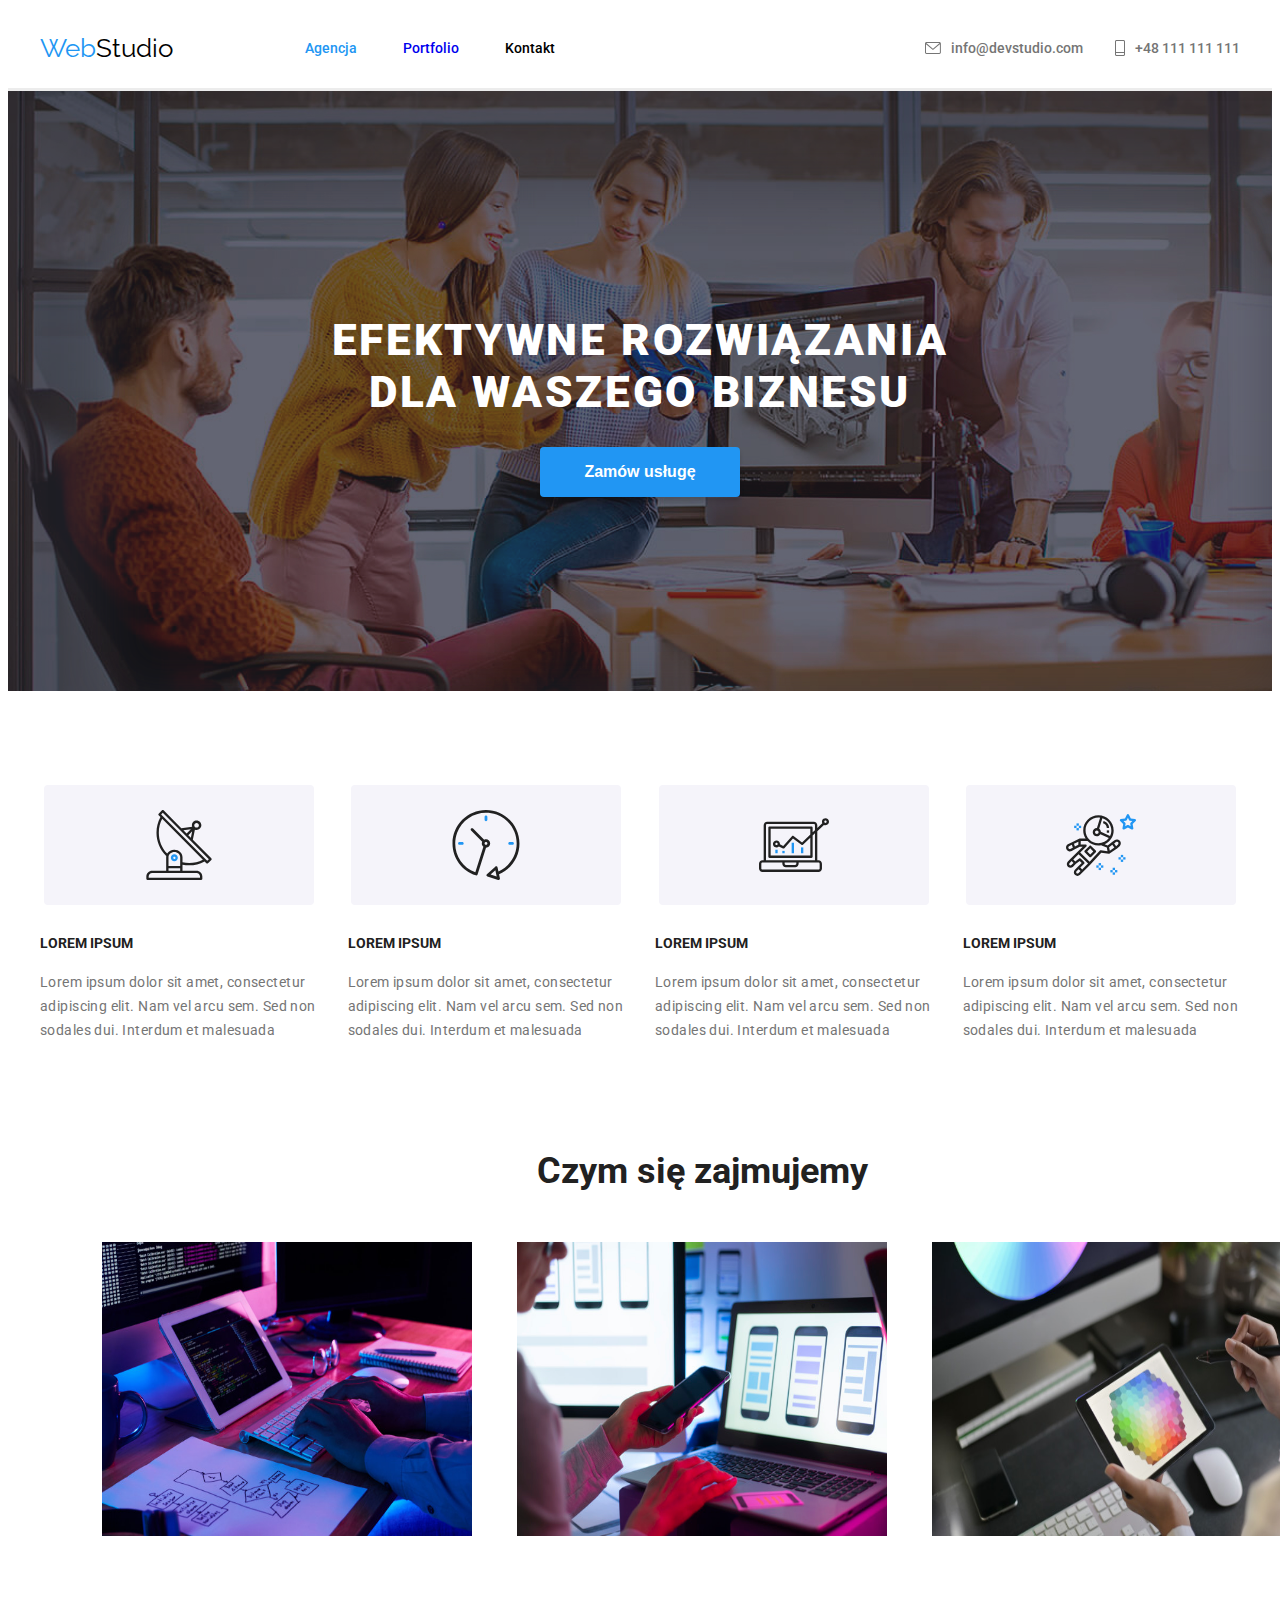
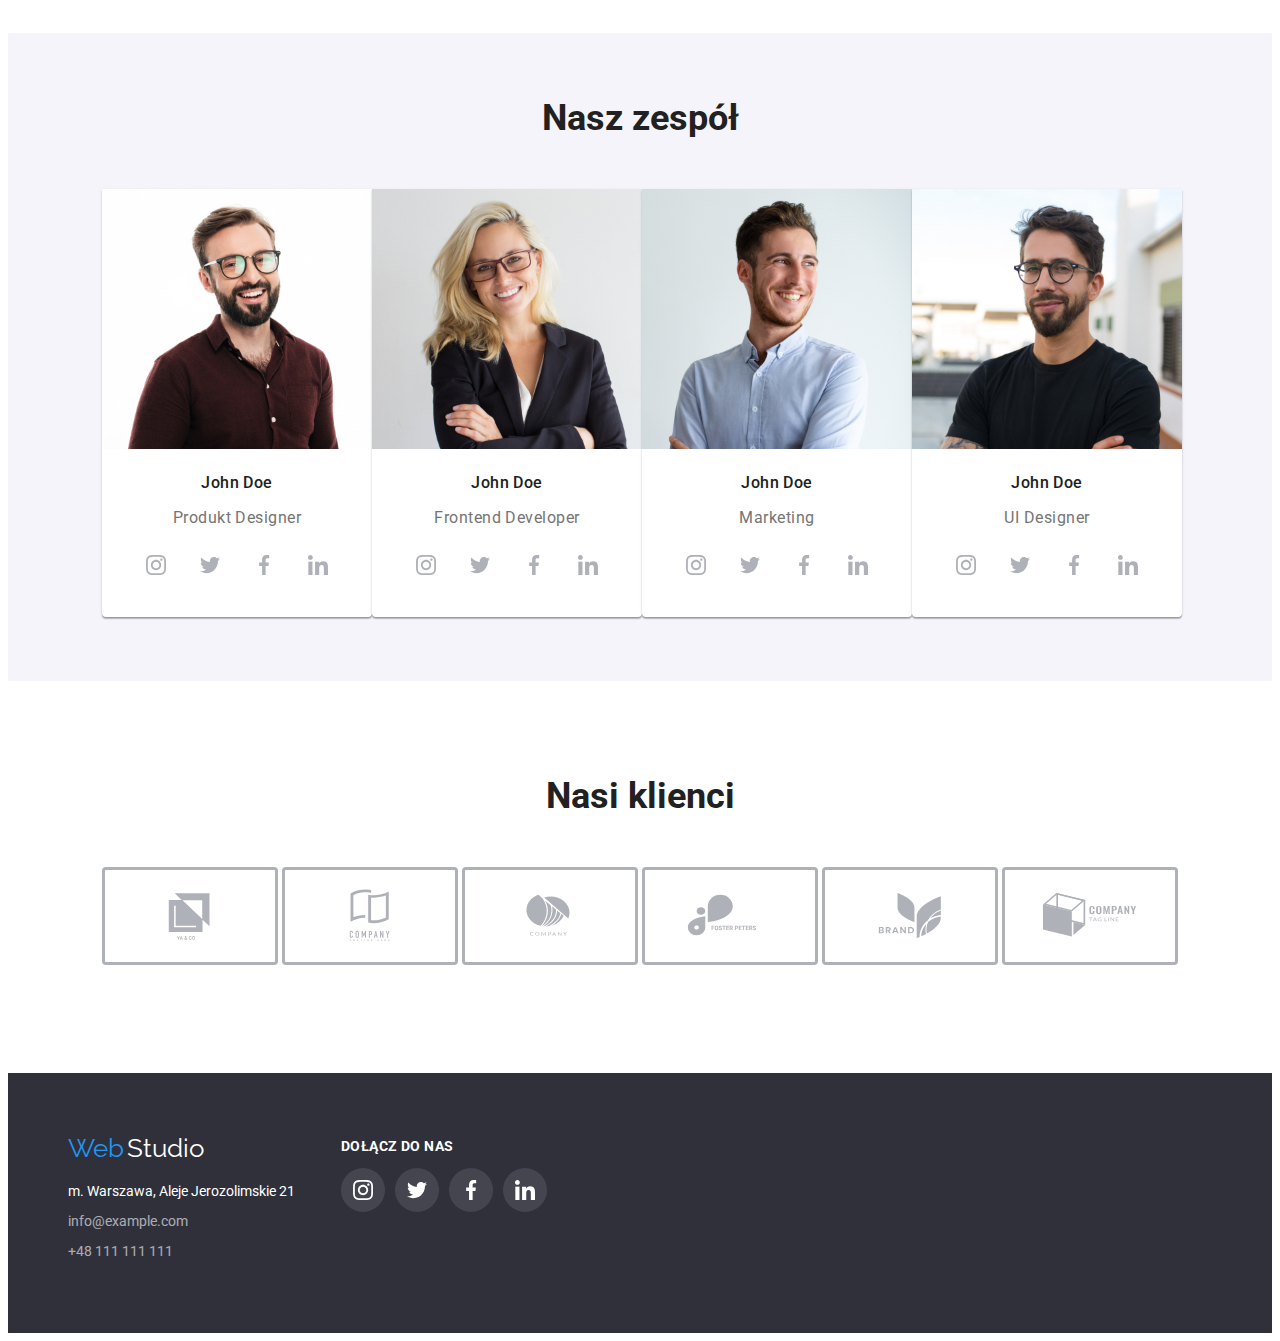
<file: index.html>
<!DOCTYPE html>
<html lang="en">

<head>
    <meta charset="UTF-8">
    <meta name="viewport" content="width=device-width, initial-scale=1.0">
    <title>Studio</title>
    <link rel="stylesheet" href="./css/styles.css" />
    <link
        href="https://fonts.googleapis.com/css2?family=Raleway:wght@700&family=Roboto:wght@400;500;700;900&display=swap"
        rel="stylesheet">
</head>

<body>
    <header class="headrebacground ">
        <div class="container">


            <span><a class="logo1" href="">Web</a></span>
            <span><a class="logo2" href="">Studio</a></span>

            <ul class="list">
                <li><a class="agency" href="index.html">Agencja</a></li>
                <li><a class="portfolio" href="portfolio.html">Portfolio</a></li>
                <li><a class="contact" href="">Kontakt</a></li>
            </ul>


            <div>
                <ul class="list">
                    <li><a class="teleaddress" href="mailto:info@devstudio.com">
                            <svg class="envelope" width="16" height="12">
                                <use href="./images/icons.svg#icon-envelope"></use>
                            </svg>info@devstudio.com</a></li>
                    <li><a class="teleaddress2" href="tel:+48111111111">
                            <svg class="telephonico" width="10" height="16">
                                <use href="./images/icons.svg#icon-telephon"></use>
                            </svg>+48 111 111 111</a></li>
                </ul>
            </div>

        </div>
    </header>
    <section class="section1">
        <div class="headingcontainer">
            <h1 class="heading">EFEKTYWNE ROZWIĄZANIA DLA WASZEGO BIZNESU</h1>
            <button class="button">Zamów usługę</button>
        </div>
    </section>
    <section class="section2">

        <ul class="list2">
            <li>
                <div class="boxicon">
                    <svg class="antenna" height="70">
                        <use href="./images/icons.svg#icon-antenna"></use>
                    </svg>
                </div>
                <h4 class="subtitle">LOREM IPSUM</h4>
                <p class="text1">Lorem ipsum dolor sit amet, consectetur adipiscing elit. Nam vel arcu sem. Sed
                    non sodales dui. Interdum et malesuada</p>
            </li>
            <li>
                <div class="boxicon">
                    <svg class="clock" height="70">
                        <use href="./images/icons.svg#icon-clock"></use>
                    </svg>
                </div>
                <h4 class="subtitle">LOREM IPSUM</h4>
                <p class="text1">Lorem ipsum dolor sit amet, consectetur adipiscing elit. Nam vel arcu sem. Sed
                    non
                    sodales dui. Interdum et malesuada</p>
            </li>
            <li>
                <div class="boxicon">
                    <svg class="diagram" height="70">
                        <use href="./images/icons.svg#icon-diagram"></use>
                    </svg>
                </div>
                <h4 class="subtitle">LOREM IPSUM</h4>
                <p class="text1">Lorem ipsum dolor sit amet, consectetur adipiscing elit. Nam vel arcu sem. Sed
                    non
                    sodales dui. Interdum et malesuada</p>
            </li>
            <li>
                <div class="boxicon">
                    <svg class="astronaut" height="70">
                        <use href="./images/icons.svg#icon-astronaut"></use>
                    </svg>
                </div>
                <h4 class="subtitle">LOREM IPSUM</h4>
                <p class="text1">Lorem ipsum dolor sit amet, consectetur adipiscing elit. Nam vel arcu sem. Sed
                    non
                    sodales dui. Interdum et malesuada</p>
            </li>
        </ul>
    </section>

    <section class="section3">
        <h2 class="title">Czym się zajmujemy</h2>
        <ul class="list3">
            <li>
                <img src="./images/img1.jpg" alt="img1" width="370" height="294" />
            </li>
            <li>
                <img src="./images/img2.jpg" alt="img2" width="370" height="294" />
            </li>
            <li>
                <img src="./images/img3.jpg" alt="img3" width="370" height="294" />
            </li>
        </ul>
    </section>

    <section class="personalbacground ">
        <div class="contanair4">
            <h2 class="title">Nasz zespół</h2>
            <ul class="per">
                <li>
                    <div class="box2">
                        <img src="./images/JohnDoe1.jpg" alt="JohnDoe1" width="270" height="260" />
                        <figcaption class="personal">John Doe
                            <p class="position">Produkt Designer</p>

                            <div>
                                <ul class="media">
                                    <li><a class="instagram circle" href="https://www.instagram.com/">
                                            <svg class="instagram" width="20" height="20">
                                                <use href="./images/icons.svg#icon-instagram"></use>
                                            </svg></a>
                                    </li>
                                    <li><a class="twitter circle" href="https://twitter.com/">
                                            <svg class="twitter" width="20" height="auto">
                                                <use href="./images/icons.svg#icon-twitter"></use>
                                            </svg></a>
                                    </li>
                                    <li><a class="facebook circle" href="https://facebook.com/">
                                            <svg class="facebook" height="20">
                                                <use href="./images/icons.svg#icon-facebook"></use>
                                            </svg></a>
                                    </li>
                                    <li><a class="linkedin circle" href="https://linkedin.com/">
                                            <svg class="linkedin" width="20" height="20">
                                                <use href="./images/icons.svg#icon-linkedin"></use>
                                            </svg></a>
                                    </li>
                                </ul>
                            </div>
                        </figcaption>
                    </div>
                </li>
                <li>
                    <div class="box2">
                        <img src="./images/JohnDoe2.jpg" alt="JohnDoe2" width="270" height="260" />
                        <figcaption class="personal">John Doe
                            <p class="position">Frontend Developer</p>
                            <div>
                                <ul class="media">
                                    <li><a class="instagram circle" href="https://www.instagram.com/">
                                            <svg class="instagram" width="20" height="20">
                                                <use href="./images/icons.svg#icon-instagram"></use>
                                            </svg></a>
                                    </li>
                                    <li><a class="twitter circle" href="https://twitter.com/">
                                            <svg class="twitter" width="20" height="auto">
                                                <use href="./images/icons.svg#icon-twitter"></use>
                                            </svg></a>
                                    </li>
                                    <li><a class="facebook circle" href="https://facebook.com/">
                                            <svg class="facebook" height="20">
                                                <use href="./images/icons.svg#icon-facebook"></use>
                                            </svg></a>
                                    </li>
                                    <li><a class="linkedin circle" href="https://linkedin.com/">
                                            <svg class="linkedin" width="20" height="20">
                                                <use href="./images/icons.svg#icon-linkedin"></use>
                                            </svg></a>
                                    </li>
                                </ul>
                            </div>
                        </figcaption>
                    </div>
                </li>
                <li class="member">
                    <div class="box2">
                        <img src="./images/JohnDoe3.jpg" alt="JohnDoe3" width="270" height="260" />
                        <figcaption class="personal">John Doe
                            <p class="position">Marketing</p>
                            <div>
                                <ul class="media">
                                    <li><a class="instagram circle" href="https://www.instagram.com/">
                                            <svg class="instagram" width="20" height="20">
                                                <use href="./images/icons.svg#icon-instagram"></use>
                                            </svg></a>
                                    </li>
                                    <li><a class="twitter circle" href="https://twitter.com/">
                                            <svg class="twitter" width="20" height="auto">
                                                <use href="./images/icons.svg#icon-twitter"></use>
                                            </svg></a>
                                    </li>
                                    <li><a class="facebook circle" href="https://facebook.com/">
                                            <svg class="facebook" height="20">
                                                <use href="./images/icons.svg#icon-facebook"></use>
                                            </svg></a>
                                    </li>
                                    <li><a class="linkedin circle" href="https://linkedin.com/">
                                            <svg class="linkedin" width="20" height="20">
                                                <use href="./images/icons.svg#icon-linkedin"></use>
                                            </svg></a>
                                    </li>
                                </ul>
                            </div>
                        </figcaption>
                    </div>
                </li>
                <li class="member">
                    <div class="box2">
                        <img src="./images/JohnDoe4.jpg" alt="JohnDoe4" width="270" height="260" />
                        <figcaption class="personal">John Doe
                            <p class="position">UI Designer</p>
                            <div>
                                <ul class="media">
                                    <li><a class="instagram circle" href="https://www.instagram.com/">
                                            <svg class="instagram" width="20" height="20">
                                                <use href="./images/icons.svg#icon-instagram"></use>
                                            </svg></a>
                                    </li>
                                    <li><a class="twitter circle" href="https://twitter.com/">
                                            <svg class="twitter" width="20" height="auto">
                                                <use href="./images/icons.svg#icon-twitter"></use>
                                            </svg></a>
                                    </li>
                                    <li><a class="facebook circle" href="https://facebook.com/">
                                            <svg class="facebook" height="20">
                                                <use href="./images/icons.svg#icon-facebook"></use>
                                            </svg></a>
                                    </li>
                                    <li><a class="linkedin circle" href="https://linkedin.com/">
                                            <svg class="linkedin" width="20" height="20">
                                                <use href="./images/icons.svg#icon-linkedin"></use>
                                            </svg></a>
                                    </li>
                                </ul>
                            </div>
                        </figcaption>
                    </div>
                </li>
            </ul>
        </div>
    </section>
    <section class="customers">
        <h2 class="title">Nasi klienci</h2>
        <ul class="customersico">
            <li><a class="logo01 boxicon2" href="">
                    <svg class="logo01" width="106" height="auto">
                        <use href="./images/icons.svg#icon-logo1"></use>
                    </svg></a>
            </li>
            <li><a class="logo02 boxicon2" href="">
                    <svg class="logo02" width="106" height="auto">
                        <use href="./images/icons.svg#icon-logo2"></use>
                    </svg></a>
            </li>
            <li><a class="logo03 boxicon2" href="">
                    <svg class="logo03" width="106" height="auto">
                        <use href="./images/icons.svg#icon-logo3"></use>
                    </svg></a>
            </li>
            <li><a class="logo04 boxicon2" href="">
                    <svg class="logo4" width="106" height="auto">
                        <use href="./images/icons.svg#icon-logo4"></use>
                    </svg></a>
            </li>
            <li><a class="logo5 boxicon2" href="">
                    <svg class="logo5" width="106" height="auto">
                        <use href="./images/icons.svg#icon-logo5"></use>
                    </svg></a>
            </li>
            <li><a class="logo6 boxicon2" href="">
                    <svg class="logo6" width="106" height="auto">
                        <use href="./images/icons.svg#icon-logo6"></use>
                    </svg></a>
            </li>
        </ul>


    </section>
    <footer class="footercon">
        <div class="footerbacground">
            <div class="container06">
                <div class="logotype">
                    <span><a class="logo1" href="">Web</a></span>
                    <span><a class="logo3" href="">Studio</a></span>
                </div>
                <address class="address">
                    <p class="address1">m. Warszawa, Aleje Jerozolimskie 21</p>
                    <p><a class="footermail" href="mailto:info@example.com">info@example.com</a></p>
                    <p><a class="footertel" href="tel:+48111111111">+48 111 111 111</a></p>
                </address>
            </div>
            <div class="join1">
                <p class="join2">DOŁĄCZ DO NAS</p>
                <ul class="join">
                    <li><a class="instagram2 circle2" href="https://www.instagram.com/">
                            <svg class="instagram2" width="20" height="20">
                                <use href="./images/icons.svg#icon-instagram"></use>
                            </svg></a>
                    </li>
                    <li><a class="twitter2 circle2" href="https://twitter.com/">
                            <svg class="twitter2" width="20" height="auto">
                                <use href="./images/icons.svg#icon-twitter"></use>
                            </svg></a>
                    </li>
                    <li><a class="facebook2 circle2" href="https://facebook.com/">
                            <svg class="facebook2" height="20">
                                <use href="./images/icons.svg#icon-facebook"></use>
                            </svg></a>
                    </li>
                    <li><a class="linkedin2 circle2" href="https://linkedin.com/">
                            <svg class="linkedin2" width="20" height="20">
                                <use href="./images/icons.svg#icon-linkedin"></use>
                            </svg></a>
                    </li>
                </ul>
            </div>
        </div>
    </footer>

</body>

</html>
</file>
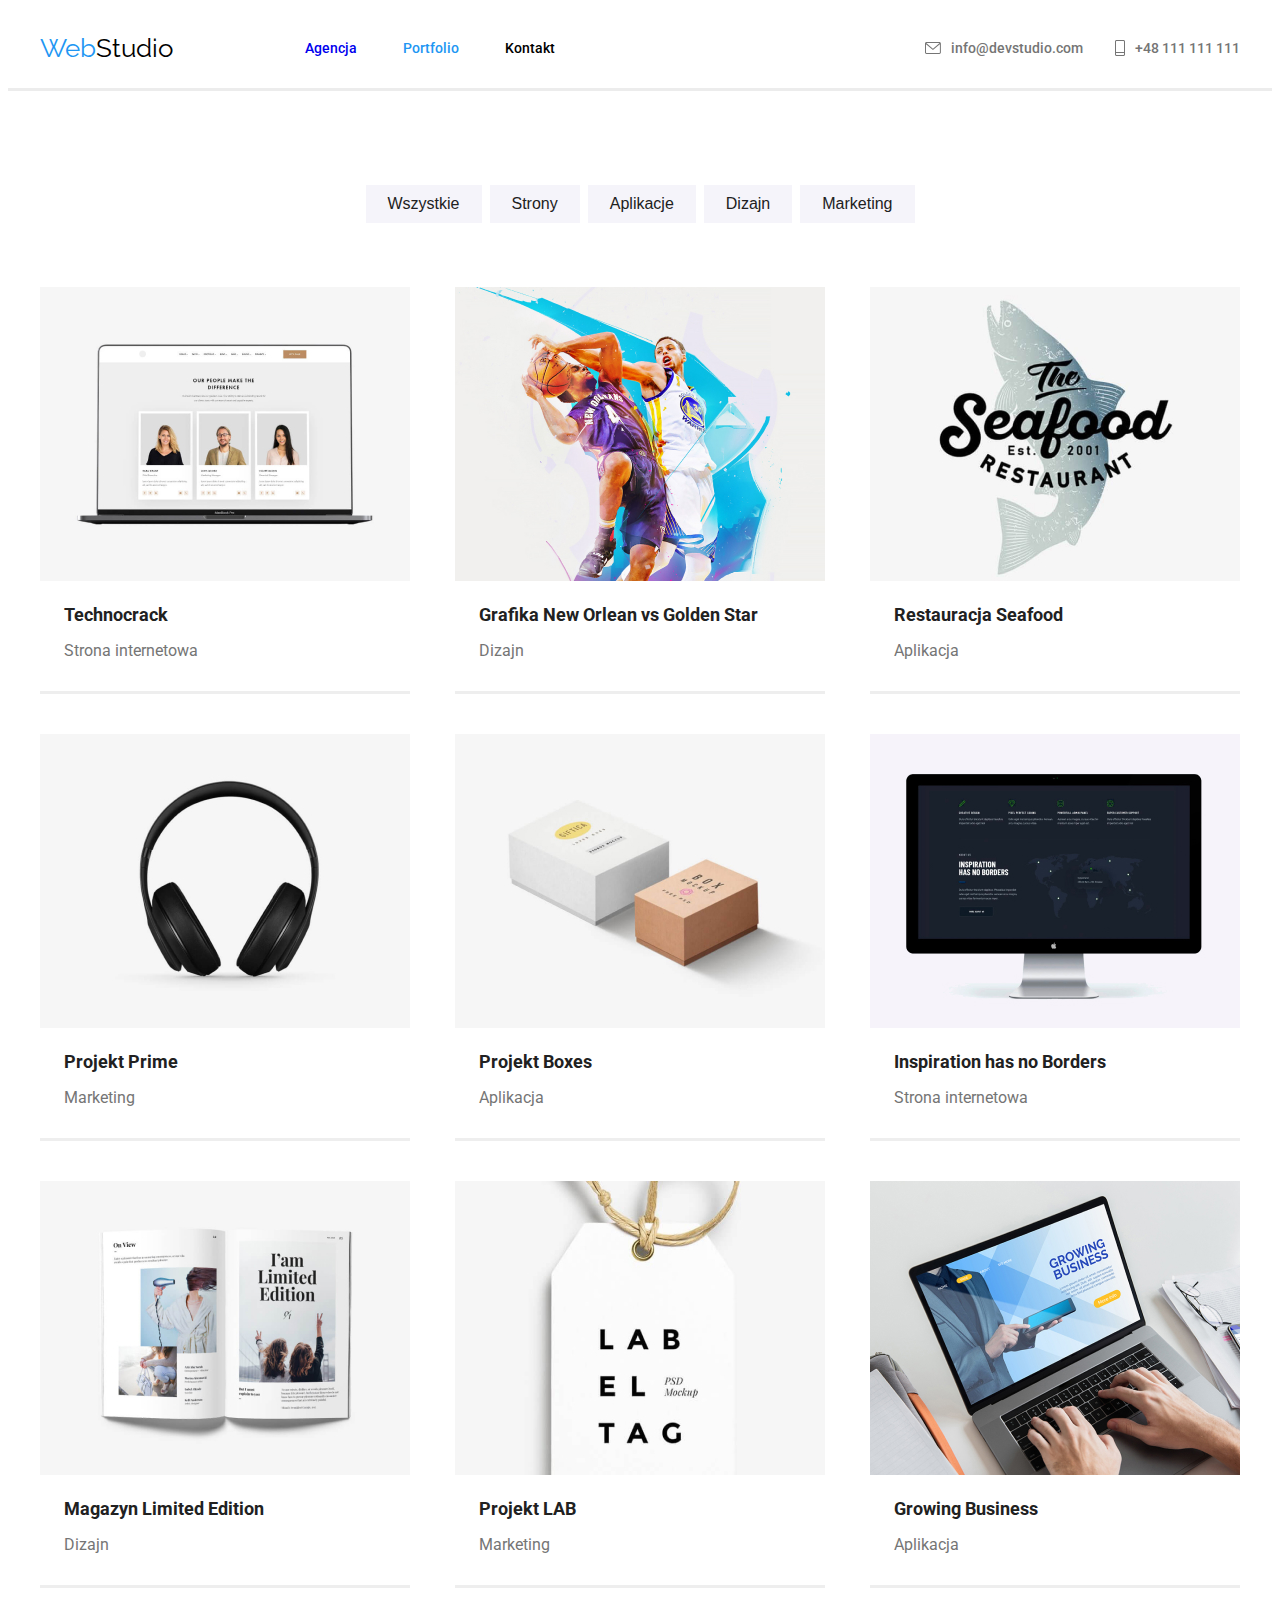
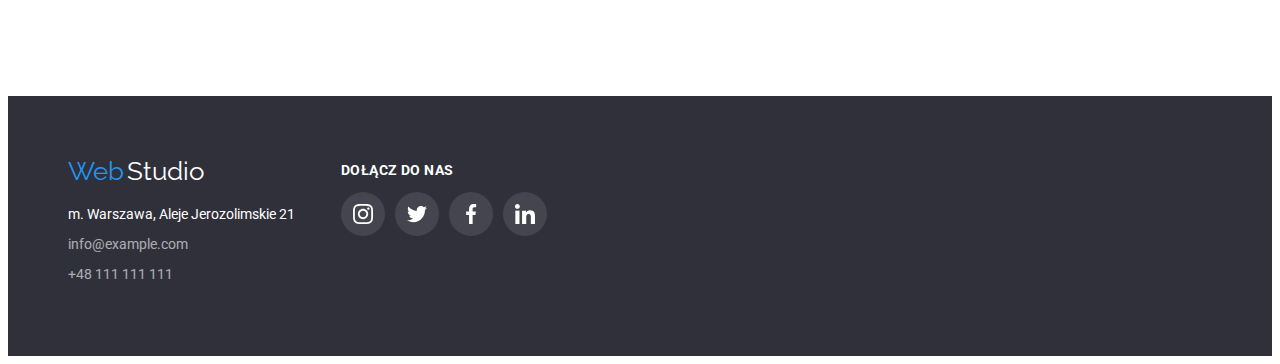
<file: portfolio.html>
<!DOCTYPE html>
<html lang="en">

<head>
    <meta charset="UTF-8">
    <meta name="viewport" content="width=device-width, initial-scale=1.0">
    <title>Studio</title>
    <link rel="stylesheet" href="./css/styles.css" />
    <link
        href="https://fonts.googleapis.com/css2?family=Raleway:wght@700&family=Roboto:wght@400;500;700;900&display=swap"
        rel="stylesheet">
</head>

<body>
    <header class="headrebacground ">
        <div class="container">
            <span><a class="logo1" href="">Web</a></span>
            <span><a class="logo2" href="">Studio</a></span>
            <ul class="list">
                <li><a class="agency1" href="index.html">Agencja</a></li>
                <li><a class="portfolio1" href="">Portfolio</a></li>
                <li><a class="contact" href="">Kontakt</a></li>
            </ul>

            <div class="containertel">
                <ul class="list">
                    <li><a class="teleaddress" href="mailto:info@devstudio.com">
                            <svg class="envelope" width="16" height="12">
                                <use href="./images/icons.svg#icon-envelope"></use>
                            </svg>info@devstudio.com</a></li>
                    <li><a class="teleaddress2" href="tel:+48111111111">
                            <svg class="telephonico" width="10" height="16">
                                <use href="./images/icons.svg#icon-telephon"></use>
                            </svg>+48 111 111 111</a></li>
                </ul>
            </div>
        </div>
    </header>
    <section class="containerportfolio">
        <div class="buttonfull">
            <button class="button1">Wszystkie</button>
            <button class="button1">Strony</button>
            <button class="button1">Aplikacje</button>
            <button class="button1">Dizajn</button>
            <button class="button1">Marketing</button>
        </div>
    </section>
    <section class="all">
        <div class="contenairbox3">
            <ul class="list4">
                <li><a class="now" href="">
                        <div class="box3">
                            <img src="./images/portfolio1.jpg" alt="img1" width="370" height="294" />
                            <figcaption class="category">Technocrack<p class="position2">Strona internetowa</p>
                            </figcaption>


                        </div>
                    </a>
                </li>
                <li><a class="now" href="">
                        <div class="box3">
                            <img src="./images/portfolio2.jpg" alt="img1" width="370" height="294" />
                            <figcaption class="category">Grafika New Orlean vs Golden Star<p class="position2">Dizajn
                                </p>
                            </figcaption>
                        </div>
                    </a>
                </li>
                <li><a class="now" href="">
                        <div class="box3">
                            <img src="./images/portfolio3.jpg" alt="img1" width="370" height="294" />
                            <figcaption class="category">Restauracja Seafood<p class="position2">Aplikacja</p>
                            </figcaption>
                        </div>
                    </a>
                </li>
                <li><a class="now" href="">
                        <div class="box3">
                            <img src="./images/portfolio4.jpg" alt="img1" width="370" height="294" />
                            <figcaption class="category">Projekt Prime<p class="position2">Marketing</p>
                            </figcaption>
                        </div>
                    </a>
                </li>
                <li><a class="now" href="">
                        <div class="box3">
                            <img src="./images/portfolio5.jpg" alt="img1" width="370" height="294" />
                            <figcaption class="category">Projekt Boxes<p class="position2">Aplikacja</p>
                            </figcaption>
                        </div>
                    </a>
                </li>
                <li><a class="now" href="">
                        <div class="box3">
                            <img src="./images/portfolio6.jpg" alt="img1" width="370" height="294" />
                            <figcaption class="category">Inspiration has no Borders<p class="position2">Strona
                                    internetowa
                                </p>
                            </figcaption>
                        </div>
                    </a>
                </li>
                <li><a class="now" href="">
                        <div class="box3">
                            <img src="./images/portfolio7.jpg" alt="img1" width="370" height="294" />
                            <figcaption class="category">Magazyn Limited Edition<p class="position2">Dizajn</p>
                            </figcaption>
                        </div>
                    </a>
                </li>
                <li><a class="now" href="">
                        <div class="box3">
                            <img src="./images/portfolio8.jpg" alt="img1" width="370" height="294" />
                            <figcaption class="category">Projekt LAB<p class="position2">Marketing</p>
                            </figcaption>
                        </div>
                    </a>
                </li>
                <li><a class="now" href="">
                        <div class="box3">
                            <img src="./images/portfolio9.jpg" alt="img1" width="370" height="294" />
                            <figcaption class="category">Growing Business<p class="position2">Aplikacja</p>
                            </figcaption>
                        </div>
                    </a>
                </li>
            </ul>
        </div>
    </section>
    <div class="bacgroundfooter">
        <footer class="footercon">
            <div class="footerbacground">
                <div class="container06">
                    <div class="logotype">
                        <span><a class="logo1" href="">Web</a></span>
                        <span><a class="logo3" href="">Studio</a></span>
                    </div>
                    <address class="address">
                        <p class="address1">m. Warszawa, Aleje Jerozolimskie 21</p>
                        <p><a class="footermail" href="mailto:info@example.com">info@example.com</a></p>
                        <p><a class="footertel" href="tel:+48111111111">+48 111 111 111</a></p>
                    </address>
                </div>
                <div class="join1">
                    <p class="join2">DOŁĄCZ DO NAS</p>
                    <ul class="join">
                        <li><a class="instagram2 circle2" href="https://www.instagram.com/">
                                <svg class="instagram2" width="20" height="20">
                                    <use href="./images/icons.svg#icon-instagram"></use>
                                </svg></a>
                        </li>
                        <li><a class="twitter2 circle2" href="https://twitter.com/">
                                <svg class="twitter2" width="20" height="auto">
                                    <use href="./images/icons.svg#icon-twitter"></use>
                                </svg></a>
                        </li>
                        <li><a class="facebook2 circle2" href="https://facebook.com/">
                                <svg class="facebook2" height="20">
                                    <use href="./images/icons.svg#icon-facebook"></use>
                                </svg></a>
                        </li>
                        <li><a class="linkedin2 circle2" href="https://linkedin.com/">
                                <svg class="linkedin2" width="20" height="20">
                                    <use href="./images/icons.svg#icon-linkedin"></use>
                                </svg></a>
                        </li>
                    </ul>
                </div>
            </div>
        </footer>
    </div>
</body>

</html>
</file>
<file: css/styles.css>
:root {
    --black: #000000;
    --blue: #2196F3;
    --white: #FFFFFF;
    --gray: #757575;
    --dark: #212121;
    --bacground: #2F303A;
    --lightgray: #F5F4FA;
    --border: #ECECEC;
    --flame: #EEEEEE;
    --icony: #AFB1B8;

}

body {
    font-family: 'Roboto', sans-serif;
    color: var(--dark);
    font-size: 14px;
    background-color: var(--white);
}


.container {

    max-width: 1200px;
    width: 100%;
    padding: 0 15px;
    display: flex;
    align-items: center;
    margin: 0 auto;

}

.headrebacground {
    justify-content: space-between;
    background-color: var(--white);
    height: 80px;
    width: auto;
    display: flex;
    align-items: center;
    border-bottom: solid;
    size: 1px;
    color: var(--border);

}



.logo1 {
    color: var(--blue);
    font-size: 26px;
    font-family: 'Raleway', sans-serif;
    text-decoration: none;


}

.logo2 {
    color: var(--black);
    font-size: 26px;
    font-family: 'Raleway', sans-serif;
    text-decoration: none;
    margin-right: 92px;


}

.logo3 {
    color: var(--white);
    font-size: 26px;
    font-family: 'Raleway', sans-serif;
    text-decoration: none;
}

.list {
    list-style-type: none;
    display: flex;
    align-items: center;
    justify-content: space-between;
    margin-right: auto;


}

.agency {
    color: var(--blue);
    font-weight: 500;
    text-decoration: none;
    margin-right: 46px;

}


.agency1 {
    font-weight: 500;
    text-decoration: none;
    margin-right: 46px;
}

.portfolio {
    font-weight: 500;
    text-decoration: none;
    margin-right: 46px;
}

.portfolio1 {
    color: var(--blue);
    font-weight: 500;
    text-decoration: none;
    margin-right: 46px;
}

.contact {
    font-weight: 500;
    text-decoration: none;

}

.containertel {
    margin-left: auto;
    display: flex;
    align-items: center;
    justify-content: space-between;
}

.teleaddress {
    color: var(--gray);
    font-weight: 500;
    text-decoration: none;
    display: flex;
    align-items: center;

}

.envelope {
    display: flex;
    align-items: center;
    margin-right: 10px;

}

.envelope:hover {
    --color3: var(--blue);

}

.telephonico {
    display: flex;
    align-items: center;
    margin-right: 10px;

}

.telephonico:hover {
    --color3: var(--blue);

}

.teleaddress2 {
    color: var(--gray);
    font-weight: 500;
    text-decoration: none;
    margin-left: 32px;
    padding: 0;
    display: flex;
    align-items: center;

}

.section1 {
    display: flex;
    align-items: center;
    flex-direction: column;
    background-color: #2F303A66;
    background-image: url("../images/Imgb.jpg");
    object-fit: cover;
    box-shadow: inset 50px 50px 50px 50px rgb(47, 48, 58, 0.4),
        inset 1600px 600px 50px 50px rgb(47, 48, 58, 0.4);
    width: 1600;
    height: 600px;
    justify-content: center;

}


.headingcontainer {

    display: flex;
    align-items: center;
    flex-direction: column;

}

.heading {
    color: var(--white);
    font-size: 44px;
    font-weight: 900;
    width: 696px;
    letter-spacing: 0.06em;
    text-align: center;
    display: flex;
}

.button {
    color: var(--white);
    font-size: 16px;
    font-weight: 700;
    background-color: var(--blue);
    width: 200px;
    height: 50px;
    cursor: pointer;
    border: none;
    align-items: center;
    box-shadow: 0px 4px 4px rgba(0, 0, 0, 0.15);

    border-radius: 4px;
    text-align: center;
    display: flex;
    justify-content: center;

}




.section2 {
    display: flex;
    align-items: center;
    justify-content: space-between;
    padding-top: 94px;
    flex-direction: column;
}

.list2 {

    align-items: center;
    list-style-type: none;
    display: flex;
    justify-content: space-between;
    max-width: 1200px;
    width: 100%;
    padding: 0;
    margin: 0 auto;
    gap: 30px;
}


.subtitle {
    font-weight: 700;
    list-style-type: none;

}

.text1 {
    color: var(--gray);
    font-weight: 400;
    line-height: 24px;
    letter-spacing: 0.03em;
}

.section3 {
    display: flex;
    align-items: center;
    justify-content: space-between;
    flex-direction: column;
    padding: 94px;
    max-width: 1200px;
    width: 100%;
    margin: 0 auto;
}


.title {
    color: var(--dark);
    font-size: 36px;
    font-family: 'Roboto', sans-serif;
    font-weight: 700;
    text-align: center;
    display: flex;
    margin: 0 auto;
    padding: 0;
}

.list3 {
    list-style-type: none;
    padding: 0;
    width: 1200px;
    margin: 0 auto;
    justify-content: space-between;
    display: flex;
    align-items: center;
    margin-top: 50px;
}



.personalbacground {

    background-color: var(--lightgray);
    padding: 94px;
    width: auto;
    height: 460px;
    margin: 0 auto;
    align-items: center;
    display: flex;
    justify-content: space-between;
}

.contanair4 {
    max-width: 1200px;
    width: 100%;
    margin: 0 auto;
    justify-content: space-between;
    display: flex;
    align-items: center;
    flex-direction: column;
}

.box2 {
    justify-content: space-between;
    display: flex;
    align-items: center;
    background-color: var(--white);
    flex-direction: column;
    width: 270px;
    height: 428px;
    box-shadow: 0px 1px 3px rgba(0, 0, 0, 0.12), 0px 1px 1px rgba(0, 0, 0, 0.14), 0px 2px 1px rgba(0, 0, 0, 0.2);
    border-radius: 0px 0px 4px 4px;
    padding: 0;
}

.boxport04 {}

.boxicon {
    justify-content: space-between;
    display: flex;
    align-items: center;
    background-color: var(--lightgray);
    border-radius: 4px;
    width: 270px;
    height: 120px;
    margin: 0 auto;
    padding: 0;
    margin-bottom: 30px;
}

.antenna {
    display: flex;
    align-items: center;
}

.clock {
    display: flex;
    align-items: center;
}

.diagram {
    display: flex;
    align-items: center;
}

.astronaut {
    display: flex;
    align-items: center;
}

.per {
    justify-content: space-between;
    display: flex;
    align-items: center;
    padding: 0;
    margin: 0 auto;
    list-style-type: none;
    max-width: 1200px;
    width: 100%;
    margin-top: 50px;
}

.personal {
    font-size: 16px;
    font-weight: 500;
    letter-spacing: 0.03em;
    text-align: center;
}

.position {
    color: var(--gray);
    font-size: 16px;
    font-weight: 400;
    letter-spacing: 0.03em;
    align-items: center;
}

.media {
    list-style-type: none;
    display: flex;
    align-items: center;
    justify-content: center;
    margin: 0 auto;
    padding: 0;
    gap: 10px;
}

.instagram {
    display: flex;
    align-items: center;
    justify-content: center;
    margin: 0 auto;
}

.twitter {
    display: flex;
    align-items: center;
    justify-content: center;
    margin: 0 auto;
}

.facebook {
    display: flex;
    align-items: center;
    justify-content: center;
    margin: 0 auto;

}

.linkedin {
    display: flex;
    align-items: center;
    justify-content: center;
    margin: 0 auto;
}

.circle {
    width: 44px;
    height: 44px;
    border-radius: 50%;
    background-color: var(--white);

    display: flex;
    align-items: center;
    justify-content: center;
    margin: 0 auto;
    padding: 0;
    margin-bottom: 30px;
}

.circle:hover {
    width: 44px;
    height: 44px;
    border-radius: 50%;
    background-color: var(--blue);
    --color5: var(--white);
    --color4: var(--white);
}

.customers {
    display: flex;
    align-items: center;
    justify-content: center;
    margin: 0 auto;
    flex-direction: column;
    padding: 94px;
    margin: 0 auto;
    justify-content: space-between;


}

.customersico {
    display: flex;
    align-items: center;
    list-style-type: none;

    margin-top: 50px;
    justify-content: space-between;
    padding: 0;

    max-width: 1200px;
    width: 100%;

}

.boxicon2 {
    justify-content: space-between;
    display: flex;
    align-items: center;
    width: 170px;
    height: 92px;
    margin: 0 auto;
    padding: 0;
    border: solid;
    size: 1px;
    color: var(--icony);
    border-radius: 4px;
}

.boxicon2:hover {
    color: var(--blue);
    --color4: var(--blue);
    --color2: var(--blue);
}

.logo01 {
    display: flex;
    align-items: center;
    justify-content: center;
    margin: 0 auto;
}

.logo02 {
    display: flex;
    align-items: center;
    justify-content: center;
    margin: 0 auto;
}

.logo03 {
    display: flex;
    align-items: center;
    justify-content: center;
    margin: 0 auto;
}

.logo4 {
    display: flex;
    align-items: center;
    justify-content: center;
    margin: 0 auto;
}

.logo5 {
    display: flex;
    align-items: center;
    justify-content: center;
    margin: 0 auto;
}

.logo6 {
    display: flex;
    align-items: center;
    justify-content: center;
    margin: 0 auto;
}





.address {
    font-style: normal;
    width: auto;
    flex-flow: column;
}

.colorcursor:hover {
    color: var(--blue),
}

.address1 {
    color: var(--white);
    font-weight: 400;
    text-decoration: none;
    margin-top: 20px;

}

.footermail {
    color: var(--white);
    opacity: 60%;
    font-weight: 400;
    text-decoration: none;
}

.footertel {
    color: var(--white);
    opacity: 60%;
    font-weight: 400;
    text-decoration: none;


}



.button1 {
    color: var(--dark);
    font-size: 16px;
    font-weight: 500;
    background-color: var(--lightgray);
    height: 38px;
    border: none;
    padding: 8px 22px 8px 22px;
}

.box03:hover {
    box-shadow: 0px 1px 1px rgba(0, 0, 0, 0.12), 0px 4px 4px rgba(0, 0, 0, 0.06), 1px 4px 6px rgba(0, 0, 0, 0.16);

    border-radius: 10px;
}

.button1:hover {
    color: var(--white);
    background-color: var(--blue);

    box-shadow: 0px 3px 1px rgba(0, 0, 0, 0.1), 0px 1px 2px rgba(0, 0, 0, 0.08), 0px 2px 2px rgba(0, 0, 0, 0.12);
    border-radius: 4px;
}

.containerportfolio {
    max-width: 1200px;
    width: 100%;
    margin: auto;
    padding-top: 94px;
    align-items: center;
    display: flex;
    justify-content: center;

}



.contenairbox3 {
    max-width: 1200px;
    width: 100%;
    justify-content: space-between;
    display: flex;
    align-items: center;
    flex-direction: row;
    flex-wrap: wrap;
    margin: 0 auto;
    padding-top: 50px;
    padding-bottom: 94px;

}

.now {
    text-decoration: none;
}

.box3:hover {
    box-shadow: 0px 1px 1px rgba(0, 0, 0, 0.12), 0px 4px 4px rgba(0, 0, 0, 0.06), 1px 4px 6px rgba(0, 0, 0, 0.16);
}

.box3 {
    width: 370px;
    height: 404px;
    border-bottom: solid;
    size: 1px;
    border-color: var(--flame);
    padding: 0;
    align-items: center;
    flex-direction: column;
}

.category {
    font-size: 18px;
    font-weight: 700;
    padding-left: 24px;
    text-align: left;
    margin-top: 20px;
    text-decoration: none;

}

.position2 {
    color: var(--gray);
    font-size: 16px;
    font-weight: 400;
    text-align: left;
    margin-bottom: 20px;
    text-decoration: none;

}

.list4 {

    list-style-type: none;
    max-width: 1200px;

    width: 100%;
    padding: 0;
    justify-content: space-between;
    display: flex;
    align-items: center;
    flex-wrap: wrap;
    gap: 40px;

}

.buttonfull {
    border-radius: 4px;
    letter-spacing: 0.03em;
    max-width: 1200px;
    gap: 8px;
    width: 100%;
    padding: 0 15px;
    justify-content: center;
    display: flex;
    margin: 0 auto;
}

.footercon {

    background-color: var(--bacground);
    width: auto;
    height: auto;

    padding: 60px;
}

.footerbacground {
    max-width: 1200px;
    width: 100%;
    justify-content: space-between;
    align-items: center;
    display: flex;
    margin: 0 auto;
    padding: 0;
}

.container06 {
    display: flex;
    align-items: left;
    justify-content: space-between;
    flex-flow: column;


}


.join1 {
    display: flex;
    flex-flow: column;
    padding: 0 15px;
    margin: 0 auto;
    margin-right: 650px;
}


.join2 {
    font-weight: 700;
    color: var(--white);
    letter-spacing: 0.03em;
    padding: 0;
    margin-top: -55px;

    justify-content: flex-start;
}

.join {
    list-style-type: none;
    display: flex;
    padding: 0;
    gap: 10px;
    margin: 0 auto;
    justify-content: flex-start;
}

.circle2 {
    width: 44px;
    height: 44px;
    border-radius: 50%;
    background-color: rgba(255, 255, 255, 0.1);
    margin: 0 auto;
    display: flex;
    align-items: center;
    justify-content: center;
    padding: 0;
}

.instagram2 {
    display: flex;
    align-items: center;
    justify-content: center;
    margin: 0 auto;
    --color5: var(--white)
}

.twitter2 {
    display: flex;
    align-items: center;
    justify-content: center;
    margin: 0 auto;
    --color4: var(--white)
}

.facebook2 {
    display: flex;
    align-items: center;
    justify-content: center;
    margin: 0 auto;
    --color4: var(--white)
}

.linkedin2 {
    display: flex;
    align-items: center;
    justify-content: center;
    margin: 0 auto;
    --color4: var(--white)
}

.circle2:hover {
    width: 44px;
    height: 44px;
    border-radius: 50%;
    background-color: var(--blue);
    --color5: var(--white);
    --color4: var(--white);
}

.agency:hover {
    color: var(--blue);
}




.portfolio1:hover {
    color: var(--blue);
}

.footermail:hover {
    color: var(--blue);

}

.footertel:hover {
    color: var(--blue);

}

.teleaddress:hover {
    color: var(--blue);
    --color3: var(--blue)
}

.teleaddress2:hover {
    color: var(--blue);
    --color3: var(--blue);
}

.contact:visited {
    color: var(--black)
}

.contact:hover {
    color: var(--blue);
}

.portfolio:visited {
    color: var(--black);
}

.portfolio:hover {
    color: var(--blue);
}

.agency1:visited {
    color: var(--black)
}

.agency1:hover {
    color: var(--blue);
}

:visited.portfolio1 {
    color: #2196F3;
}

:visited.agency {
    color: #2196F3;
}

:visited.now {
    color: var(--dark);
}

:visited.position2 {
    color: var(--gray);
}
</file>
